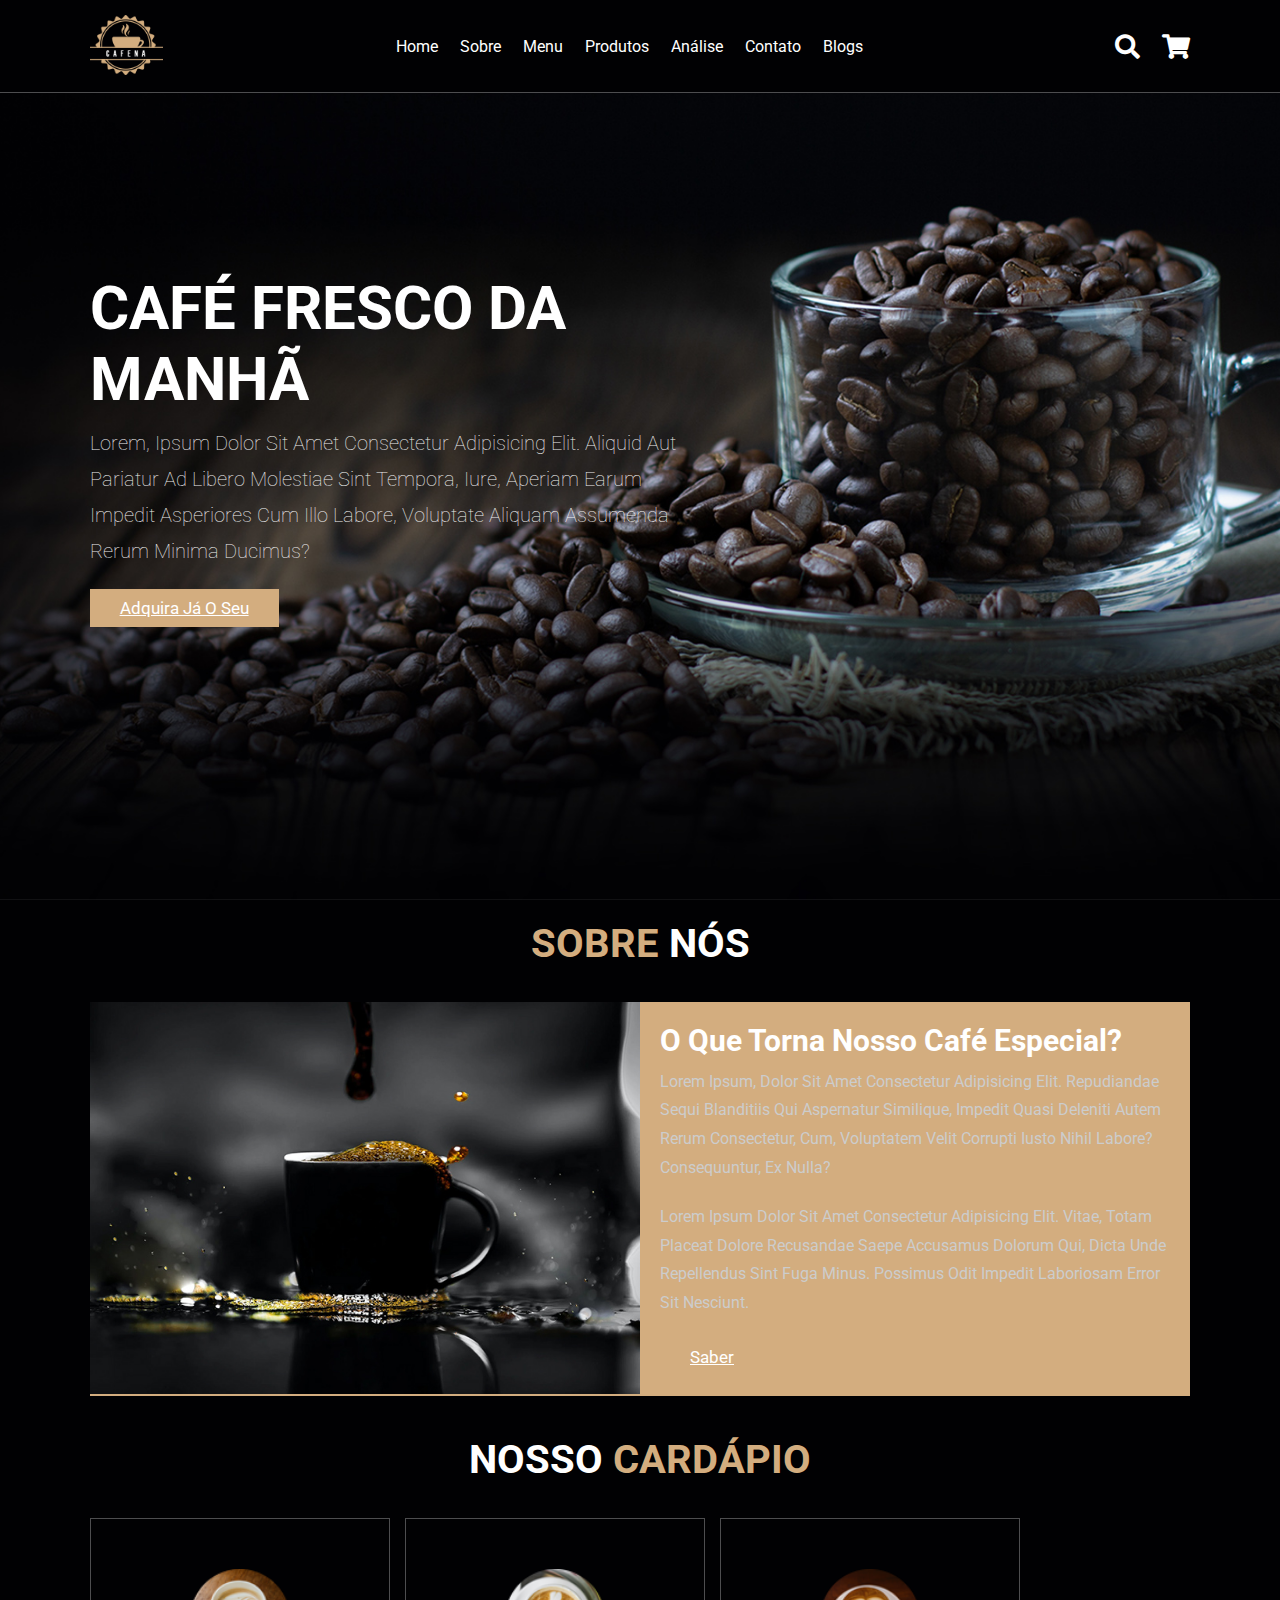
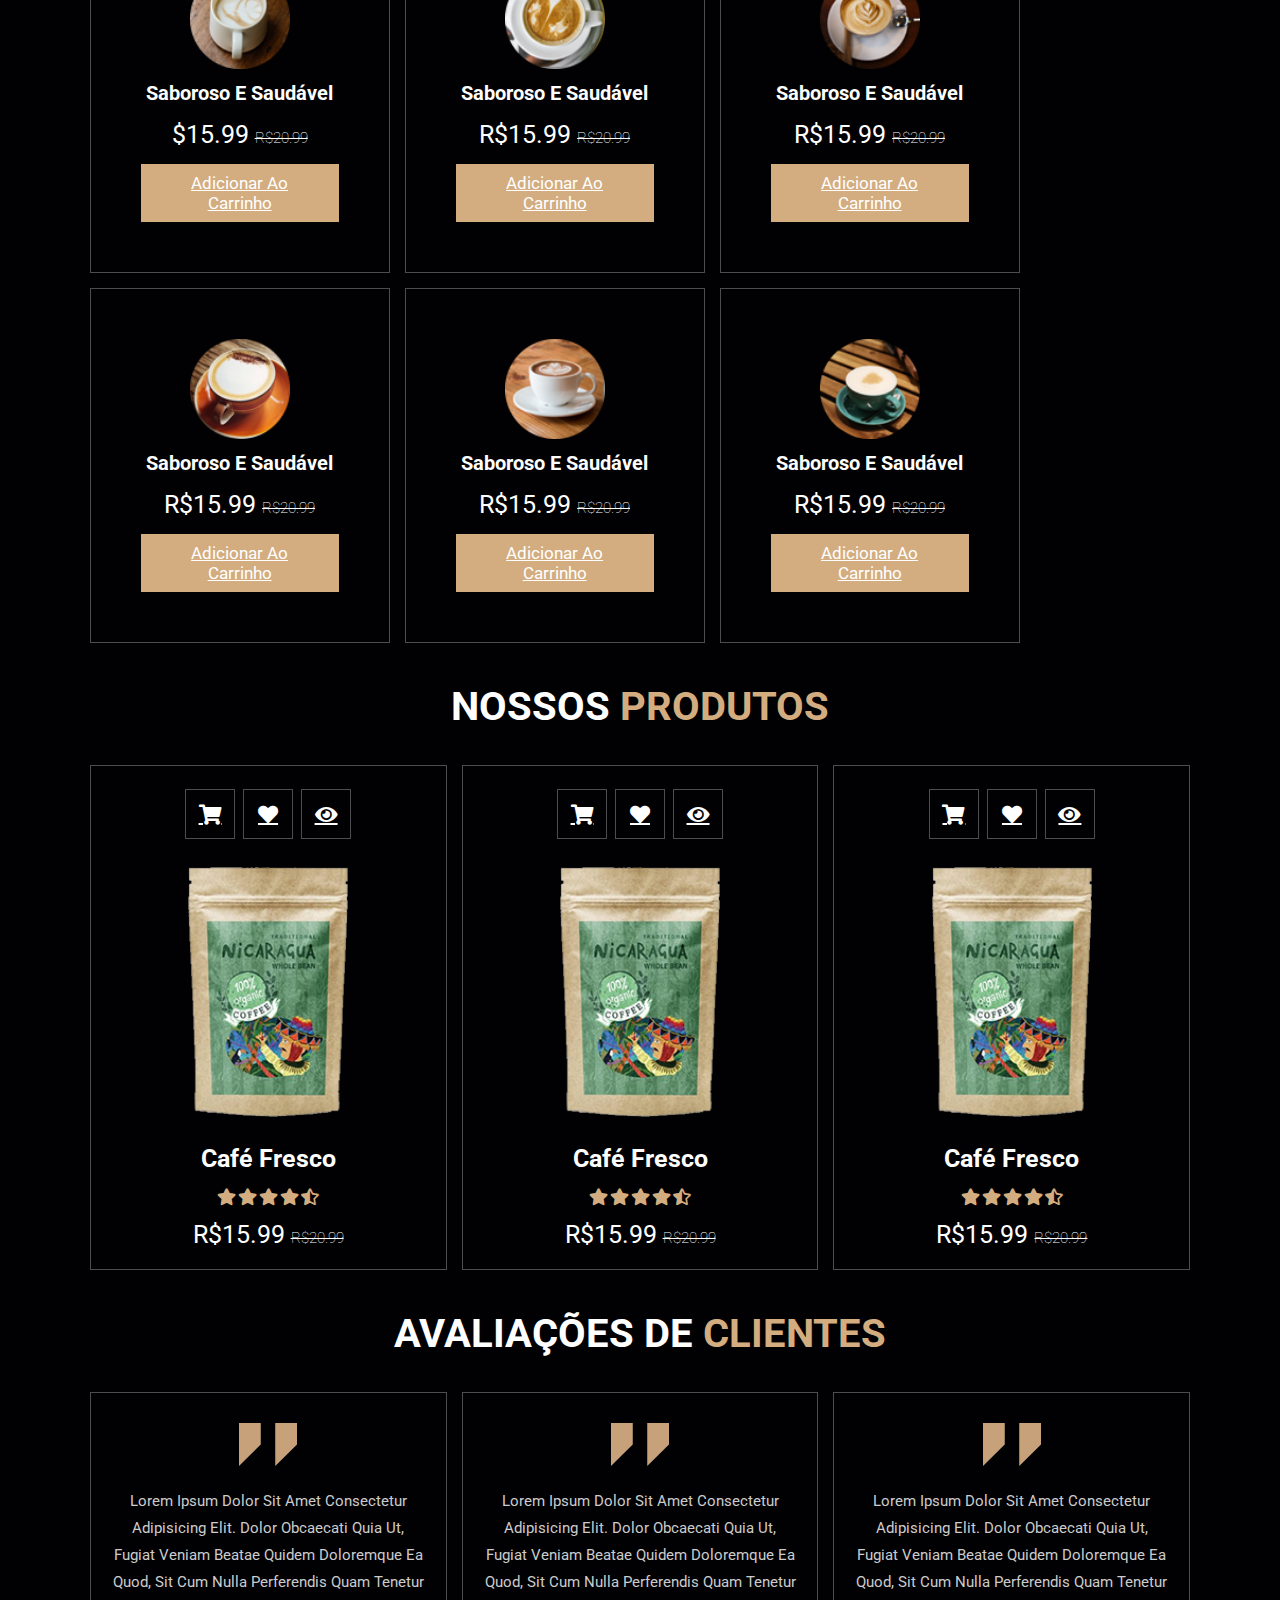
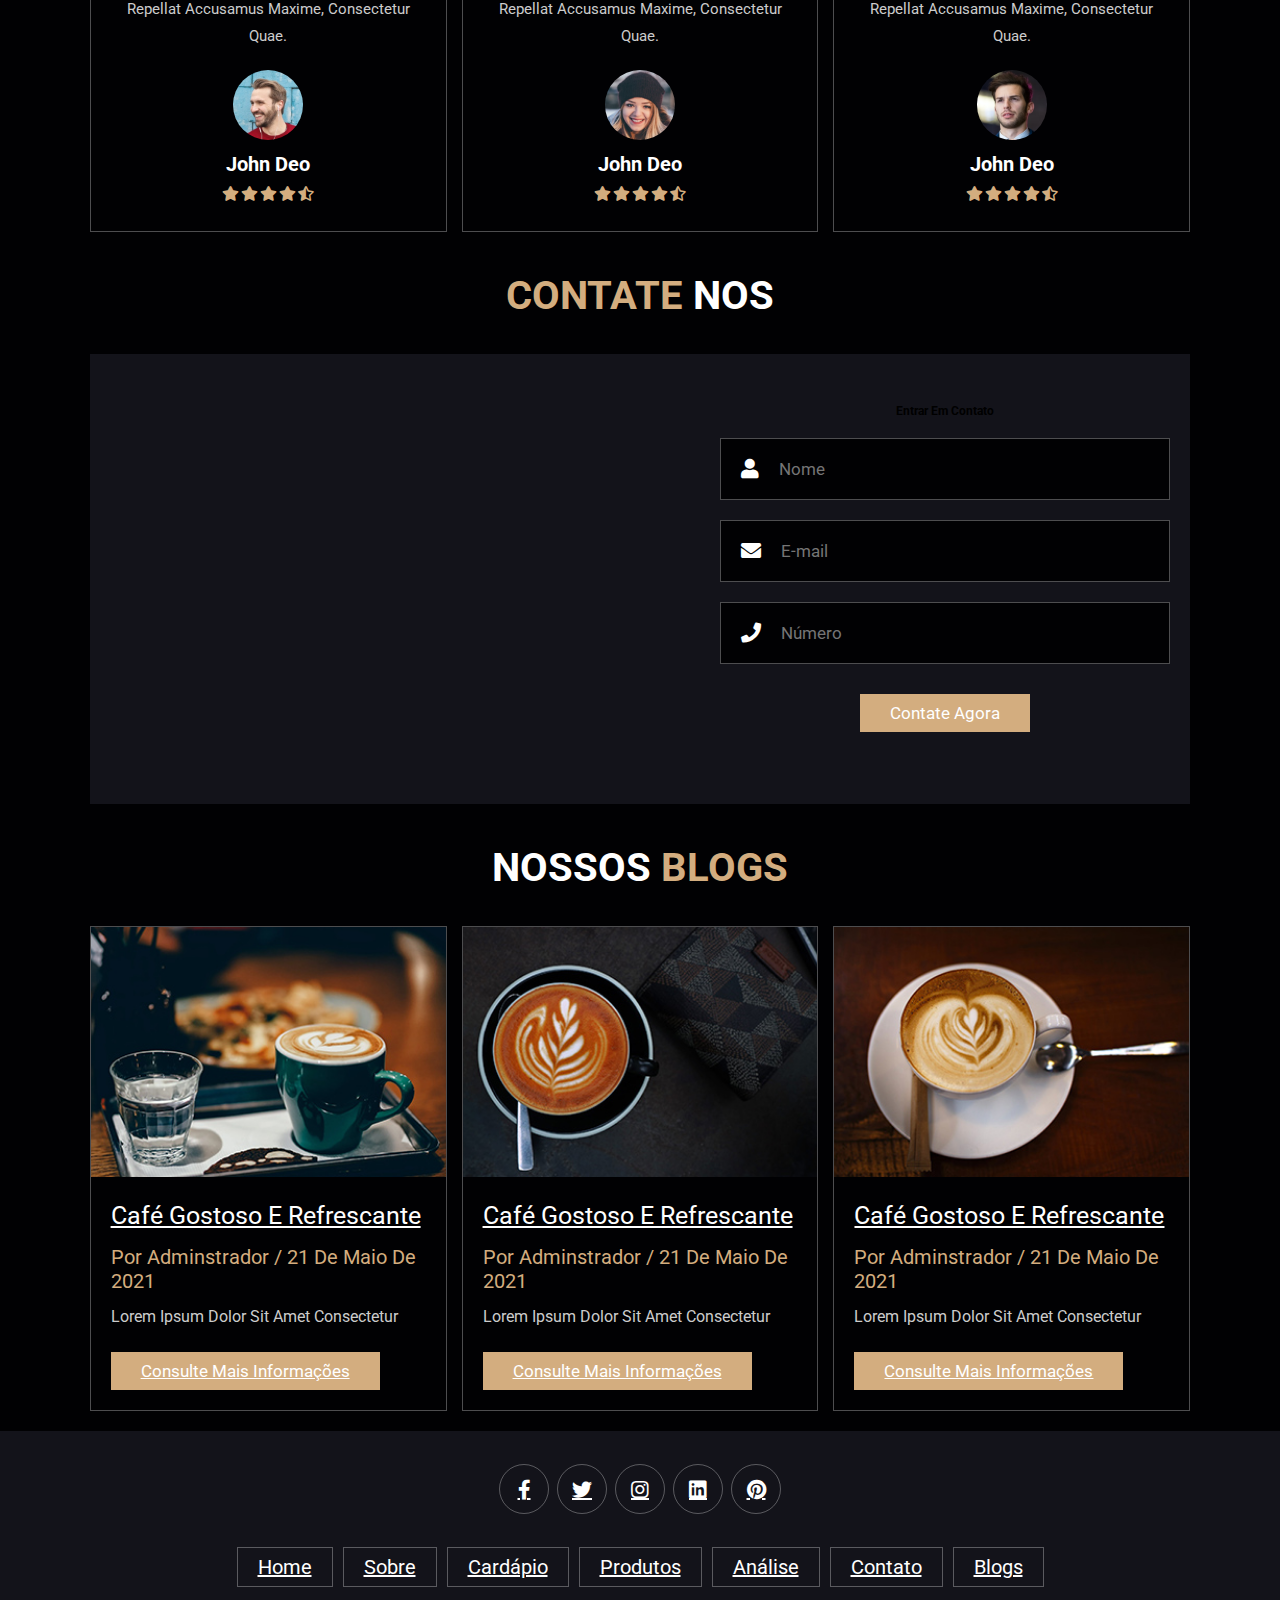
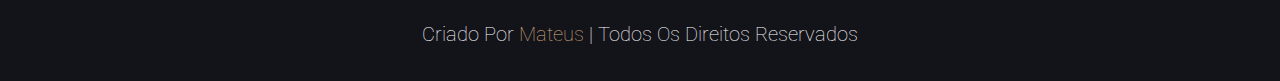
<file: Cafe-Site/index.html>
<!DOCTYPE html>
<html lang="pt-br">
<head>
    <meta charset="UTF-8">
    <meta http-equiv="X-UA-Compatible" content="IE=edge">
    <meta name="viewport" content="width=device-width, initial-scale=1.0">
    <title>Cafena</title>


    <!-- fonte incrível link cdn  -->
    <link rel="stylesheet" href="https://cdnjs.cloudflare.com/ajax/libs/font-awesome/5.15.4/css/all.min.css">

    <!-- link de arquivo css personalizado  -->
    <link rel="stylesheet" href="style.css">
 
</head>
<body>
    <header class="header">
        <a href="#" class="logo">
            <img src="images/logo.png" alt="">
        </a>

        <nav class="navbar">
            <a href="#nome">Home</a>
            <a href="#about">Sobre</a>
            <a href="#menu">Menu</a>
            <a href="#products">Produtos</a>
            <a href="#review">Análise</a>
            <a href="#contact">Contato</a>
            <a href="#blogs">Blogs</a>
        </nav>


        <div class="icons">
            <div class="fas fa-search" id="search-btn"></div>
            <div class="fas fa-shopping-cart" id="cart-btn"></div>
            <div class="fas fa-bars" id="menu-btn"></div>
        </div>

        <div class="search-form">
            <input type="search" name="" id="search-box" placeholder="Formulario para pesquisa...">
            <label for="search-box" class="fas fa-search"></label>
        </div>

        <div class="cart-items-container">
            <div class="cart-item">
                <span class="fas fa-times"></span>
                <img src="images/cart-item-1.png" alt="">
                <div class="content">
                    <h3>Carrinho item 01</h3>
                    <div class="price">$15.99/-</div>
                </div>
            </div>
            <div class="cart-item">
                <span class="fas fa-times"></span>
                <img src="images/cart-item-2.png" alt="">
                <div class="content">
                    <h3>Carrinho item 02</h3>
                    <div class="price">$15.99/-</div>
                </div>
            </div>
            <div class="cart-item">
                <span class="fas fa-times"></span>
                <img src="images/cart-item-3.png" alt="">
                <div class="content">
                    <h3>Carrinho item 03</h3>
                    <div class="price">$15.99/-</div>
                </div>
            </div>
            <div class="cart-item">
                <span class="fas fa-time"></span>
                <img src="images/cart-item-4.png" alt="">
                <div class="content">
                    <h3>Carrinho item 04</h3>
                    <div class="price">$15.99/-</div>
                </div>
            </div>
            <a href="#" class="btn">Saindo agora</a>
        </div>

    </header>

    <section class="home" id="home">
        <div class="content">
            <h3>CAFÉ FRESCO DA MANHÃ</h3>
            <p>Lorem, ipsum dolor sit amet consectetur adipisicing elit. Aliquid aut pariatur ad libero molestiae sint tempora, iure, aperiam earum impedit asperiores cum illo labore, voluptate aliquam assumenda rerum minima ducimus?</p>
            <a href="#" class="btn">Adquira já o seu</a>
        </div>
    </section>

    <section class="about" id="about">
        <h1 class="heading"> <span>Sobre</span> Nós</h1>
        <div class="row">
            <div class="image">
                <img src="images/about-img.jpeg" alt="">
            </div>
            <div class="content">
                <h3>O que torna nosso café especial?</h3>
                <p>Lorem ipsum, dolor sit amet consectetur adipisicing elit. Repudiandae sequi blanditiis qui aspernatur similique, impedit quasi deleniti autem rerum consectetur, cum, voluptatem velit corrupti iusto nihil labore? Consequuntur, ex nulla?</p>
                <p>Lorem ipsum dolor sit amet consectetur adipisicing elit. Vitae, totam placeat dolore recusandae saepe accusamus dolorum qui, dicta unde repellendus sint fuga minus. Possimus odit impedit laboriosam error sit nesciunt.</p>
                <a href="#" class="btn">Saber</a>
            </div>
            
        </div>
    </section>

    <section class="menu" id="menu">
        <h1 class="heading">Nosso <span>cardápio</span></h1>
        <div class="box-container">
            <div class="box">
                <img src="images/menu-1.png" alt="">
                <h3>Saboroso e saudável</h3>
                <div class="price">$15.99 <span>R$20.99</span></div>
                <a href="#" class="btn">Adicionar ao carrinho</a>
            </div>
            <div class="box">
                <img src="images/menu-2.png" alt="">
                <h3>Saboroso e saudável</h3>
                <div class="price">R$15.99 <span>R$20.99</span></div>
                <a href="#" class="btn">Adicionar ao carrinho</a>
            </div>
            <div class="box">
                <img src="images/menu-3.png" alt="">
                <h3>Saboroso e saudável</h3>
                <div class="price">R$15.99 <span>R$20.99</span></div>
                <a href="#" class="btn">Adicionar ao carrinho</a>
            </div>
            <div class="box">
                <img src="images/menu-4.png" alt="">
                <h3>Saboroso e saudável</h3>
                <div class="price">R$15.99 <span>R$20.99</span></div>
                <a href="#" class="btn">Adicionar ao carrinho</a>
            </div>
            <div class="box">
                <img src="images/menu-5.png" alt="">
                <h3>Saboroso e saudável</h3>
                <div class="price">R$15.99 <span>R$20.99</span></div>
                <a href="#" class="btn">Adicionar ao carrinho</a>
            </div>
            <div class="box">
                <img src="images/menu-6.png" alt="">
                <h3>Saboroso e saudável</h3>
                <div class="price">R$15.99 <span>R$20.99</span></div>
                <a href="#" class="btn">Adicionar ao carrinho</a>
            </div>
        </div>
    </section>

    <section class="products" id="products">
        <h1 class="heading">Nossos <span>produtos</span></h1>
        <div class="box-container">
            <div class="box">
                <div class="icons">
                    <a href="#" class="fas fa-shopping-cart"></a>
                    <a href="#" class="fas fa-heart"></a>
                    <a href="#" class="fas fa-eye"></a>
                </div>
                <div class="image">
                    <img src="images/product-1.png" alt="">
                </div>
                <div class="content">
                    <h3>Café fresco</h3>
                    <div class="stars">
                        <i class="fas fa-star"></i>
                        <i class="fas fa-star"></i>
                        <i class="fas fa-star"></i>
                        <i class="fas fa-star"></i>
                        <i class="fas fa-star-half-alt"></i>
                    </div>
                    <div class="price">R$15.99 <span>R$20.99</span></div>
                </div>
            </div>
            
            <div class="box">
                <div class="icons">
                    <a href="#" class="fas fa-shopping-cart"></a>
                    <a href="#" class="fas fa-heart"></a>
                    <a href="#" class="fas fa-eye"></a>
                </div>
                <div class="image">
                    <img src="images/product-1.png" alt="">
                </div>
                <div class="content">
                    <h3>Café fresco</h3>
                    <div class="stars">
                        <i class="fas fa-star"></i>
                        <i class="fas fa-star"></i>
                        <i class="fas fa-star"></i>
                        <i class="fas fa-star"></i>
                        <i class="fas fa-star-half-alt"></i>
                    </div>
                    <div class="price">R$15.99 <span>R$20.99</span></div>
                </div>
            </div>

            <div class="box">
                <div class="icons">
                    <a href="#" class="fas fa-shopping-cart"></a>
                    <a href="#" class="fas fa-heart"></a>
                    <a href="#" class="fas fa-eye"></a>
                </div>
                <div class="image">
                    <img src="images/product-1.png" alt="">
                </div>
                <div class="content">
                    <h3>Café fresco</h3>
                    <div class="stars">
                        <i class="fas fa-star"></i>
                        <i class="fas fa-star"></i>
                        <i class="fas fa-star"></i>
                        <i class="fas fa-star"></i>
                        <i class="fas fa-star-half-alt"></i>
                    </div>
                    <div class="price">R$15.99 <span>R$20.99</span></div>
                </div>
            </div>
            
        </div>
    </section>

    <section class="review" id="review">
        <h1 class="heading">Avaliações de <span>Clientes</span></h1>
        <div class="box-container">
            <div class="box">
                <img src="images/quote-img.png" alt="" class="quote">
                <p>Lorem ipsum dolor sit amet consectetur adipisicing elit. Dolor obcaecati quia ut, fugiat veniam beatae quidem doloremque ea quod, sit cum nulla perferendis quam tenetur repellat accusamus maxime, consectetur quae.</p>

                <img src="images/pic-1.png"  class="user" alt="">
                <h3>John deo</h3>
                <div class="stars">
                    <i class="fas fa-star"></i>
                    <i class="fas fa-star"></i>
                    <i class="fas fa-star"></i>
                    <i class="fas fa-star"></i>
                    <i class="fas fa-star-half-alt"></i>
                </div>
            </div>
            <div class="box">
                <img src="images/quote-img.png" alt="" class="quote">
                <p>Lorem ipsum dolor sit amet consectetur adipisicing elit. Dolor obcaecati quia ut, fugiat veniam beatae quidem doloremque ea quod, sit cum nulla perferendis quam tenetur repellat accusamus maxime, consectetur quae.</p>

                <img src="images/pic-2.png"  class="user" alt="">
                <h3>John deo</h3>
                <div class="stars">
                    <i class="fas fa-star"></i>
                    <i class="fas fa-star"></i>
                    <i class="fas fa-star"></i>
                    <i class="fas fa-star"></i>
                    <i class="fas fa-star-half-alt"></i>
                </div>
            </div>
            <div class="box">
                <img src="images/quote-img.png" alt="" class="quote">
                <p>Lorem ipsum dolor sit amet consectetur adipisicing elit. Dolor obcaecati quia ut, fugiat veniam beatae quidem doloremque ea quod, sit cum nulla perferendis quam tenetur repellat accusamus maxime, consectetur quae.</p>

                <img src="images/pic-3.png"  class="user" alt="">
                <h3>John deo</h3>
                <div class="stars">
                    <i class="fas fa-star"></i>
                    <i class="fas fa-star"></i>
                    <i class="fas fa-star"></i>
                    <i class="fas fa-star"></i>
                    <i class="fas fa-star-half-alt"></i>
                </div>
            </div>

           
        </div>
    </section>

    <section class="contact" id="contact">

        <h1 class="heading"><span>Contate</span> nos</h1>
        <div class="row">
            <iframe
            src="https://www.google.com/maps/embed?pb=!1m14!1m8!1m3!1d3654.6244783013
            694!2d-46.5385394!3d23.6536158!3m2!1i1024!2i768!4f13.1!3m3!1m2!1s0x94ce43ba40105709%3A0x2bbc0
            68eed12890e!2sHavanna%20Caf%C3%A9%20-
            %20Jardim%20Santo%20Andr%C3%A9!5e0!3m2!1sptBR!2sbr!4v1683813143951!5m2!1spt-BR!2sbr" width="600" height="450"
            style="border:0;" allowfullscreen="" loading="lazy" referrerpolicy="noreferrer-when-downgrade"></iframe>

            <form action="#">
                <h3>Entrar em contato</h3>
                <div class="inputBox">
                    <span class="fas fa-user"></span>
                    <input type="text" placeholder="Nome">
                </div>
                <div class="inputBox">
                    <span class="fas fa-envelope"></span>
                    <input type="email" name="" id="" placeholder="E-mail">
                </div>
                <div class="inputBox">
                    <span class="fas fa-phone"></span>
                    <input type="number" placeholder="Número">
                </div>
                <input type="submit" value="Contate agora" class="btn">
            </form>
        </div>

    </section>

    <section class="blogs" id="blogs">
        <h1 class="heading">Nossos <span>blogs</span></h1>
        <div class="box-container">
            <div class="box">
                <div class="image">
                    <img src="images/blog-1.jpeg" alt="">
                </div>
                <div class="content">
                    <a href="#" class="title">Café gostoso e refrescante</a>
                    <span>
                        Por adminstrador / 21 de maio de 2021
                    </span>
                    <p>Lorem ipsum dolor sit amet consectetur</p>
                    <a href="#" class="btn">Consulte mais informações</a>
                </div>
            </div>
            <div class="box">
                <div class="image">
                    <img src="images/blog-2.jpeg" alt="">
                </div>
                <div class="content">
                    <a href="#" class="title">Café gostoso e refrescante</a>
                    <span>
                        Por adminstrador / 21 de maio de 2021
                    </span>
                    <p>Lorem ipsum dolor sit amet consectetur</p>
                    <a href="#" class="btn">Consulte mais informações</a>
                </div>
            </div>
            <div class="box">
                <div class="image">
                    <img src="images/blog-3.jpeg" alt="">
                </div>
                <div class="content">
                    <a href="#" class="title">Café gostoso e refrescante</a>
                    <span>
                        Por adminstrador / 21 de maio de 2021
                    </span>
                    <p>Lorem ipsum dolor sit amet consectetur</p>
                    <a href="#" class="btn">Consulte mais informações</a>
                </div>
            </div>

        </div>
    </section>

    <section class="footer">
        <div class="share">
            <a href="#" class="fab fa-facebook-f"></a>
            <a href="#" class="fab fa-twitter"></a>
            <a href="#" class="fab fa-instagram"></a>
            <a href="#" class="fab fa-linkedin"></a>
            <a href="#" class="fab fa-pinterest"></a>
        </div>

       <div class="links">
        <a href="#">Home</a>
        <a href="#">Sobre</a>
        <a href="#">Cardápio</a>
        <a href="#">Produtos</a>
        <a href="#">Análise</a>
        <a href="#">Contato</a>
        <a href="#">Blogs</a>
       </div> 
       <div class="credt">Criado por <span>Mateus</span> | todos os direitos reservados</div>
    </section>
</body>
</html>
</file>
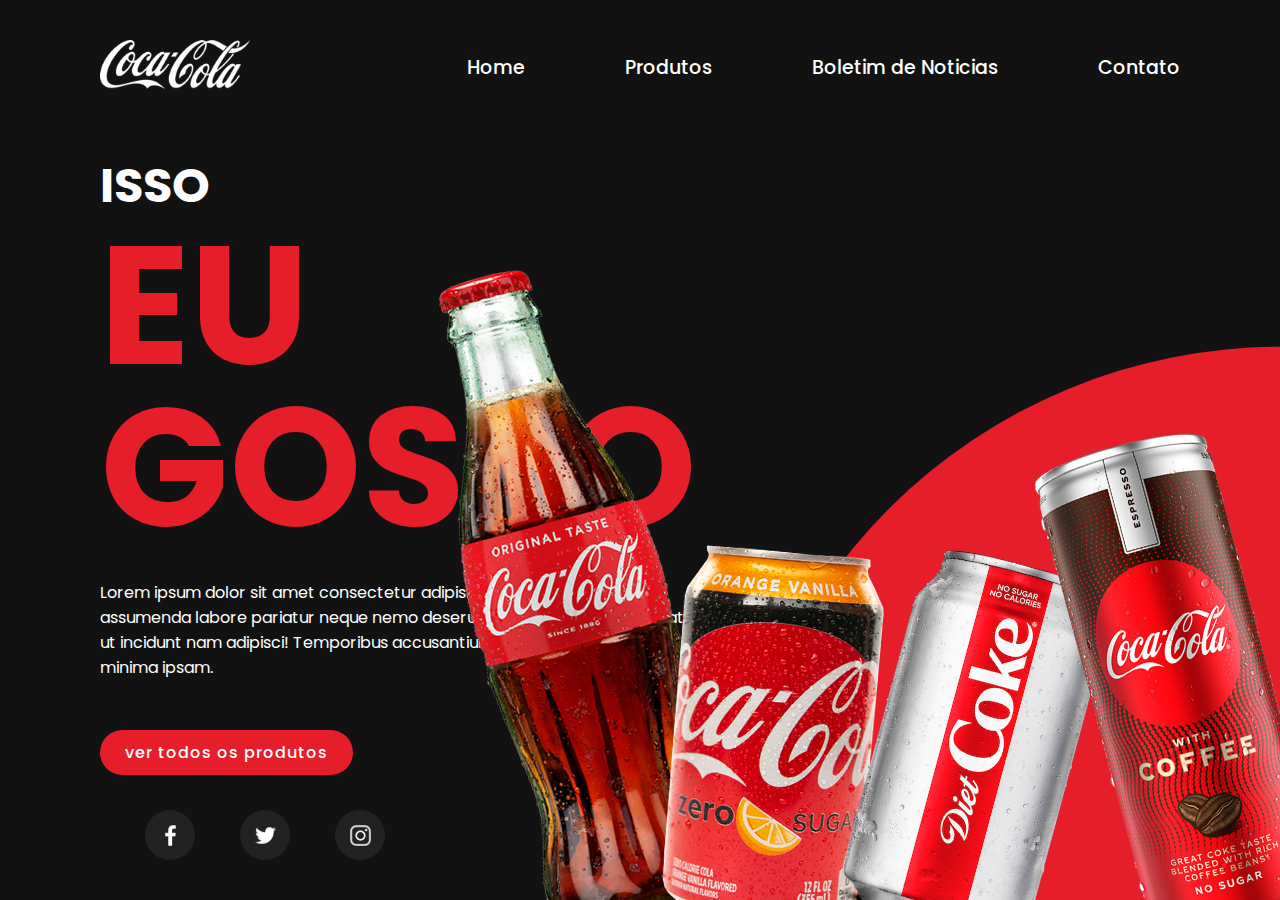
<file: COCA-COLA/index.html>
<!DOCTYPE html>
<html lang="pt-br">
<head>
    <meta charset="UTF-8">
    <meta http-equiv="X-UA-Compatible" content="IE=edge">
    <meta name="viewport" content="width=device-width, initial-scale=1.0">
    <title>Coca-cola</title>
    <link rel="stylesheet" href="style.css">
</head>
<body>
    <section>
        <div class="circle"></div>
        <header>
            <a href="#"><img src="site coca cola/logo.png" class="logo" alt=""></a>
            <nav class="navegation">
                <ul>
                    <li><a href="#">Home</a></li>
                    <li><a href="#">Produtos</a></li>
                    <li><a href="#">Boletim de Noticias</a></li>
                    <li><a href="#">Contato</a></li>
                </ul>
            </nav>
        </header>

        <div class="content">
            <div class="text">
                <h2>ISSO <br> <span>EU GOSTO</span></h2>
                <p>Lorem ipsum dolor sit amet consectetur adipisicing elit. Vel enim a assumenda labore pariatur neque nemo deserunt, doloribus id! Consequatur ut incidunt nam adipisci! Temporibus accusantium doloribus inventore minima ipsam.</p>
                <a href="#">ver todos os produtos</a>
            </div>
        </div>

        <ul class="icons">
            <li><a href="#"><img src="site coca cola/facebook.png" alt=""></a></li>
            <li><a href="#"><img src="site coca cola/twitter.png" alt=""></a></li>
            <li><a href="#"><img src="site coca cola/instagram.png" alt=""></a></li>
        </ul>
        <div class="boximg">
            <img src="site coca cola/cocacola1.png" alt="" class="img1">
            <img src="site coca cola/cocacola2.png" alt="" class="img2">
            <img src="site coca cola/cocacola3.png" alt="" class="img3">
            <img src="site coca cola/cocacola4.png" alt="" class="img4">
        </div>
    </section>
</body>
</html>
</file>
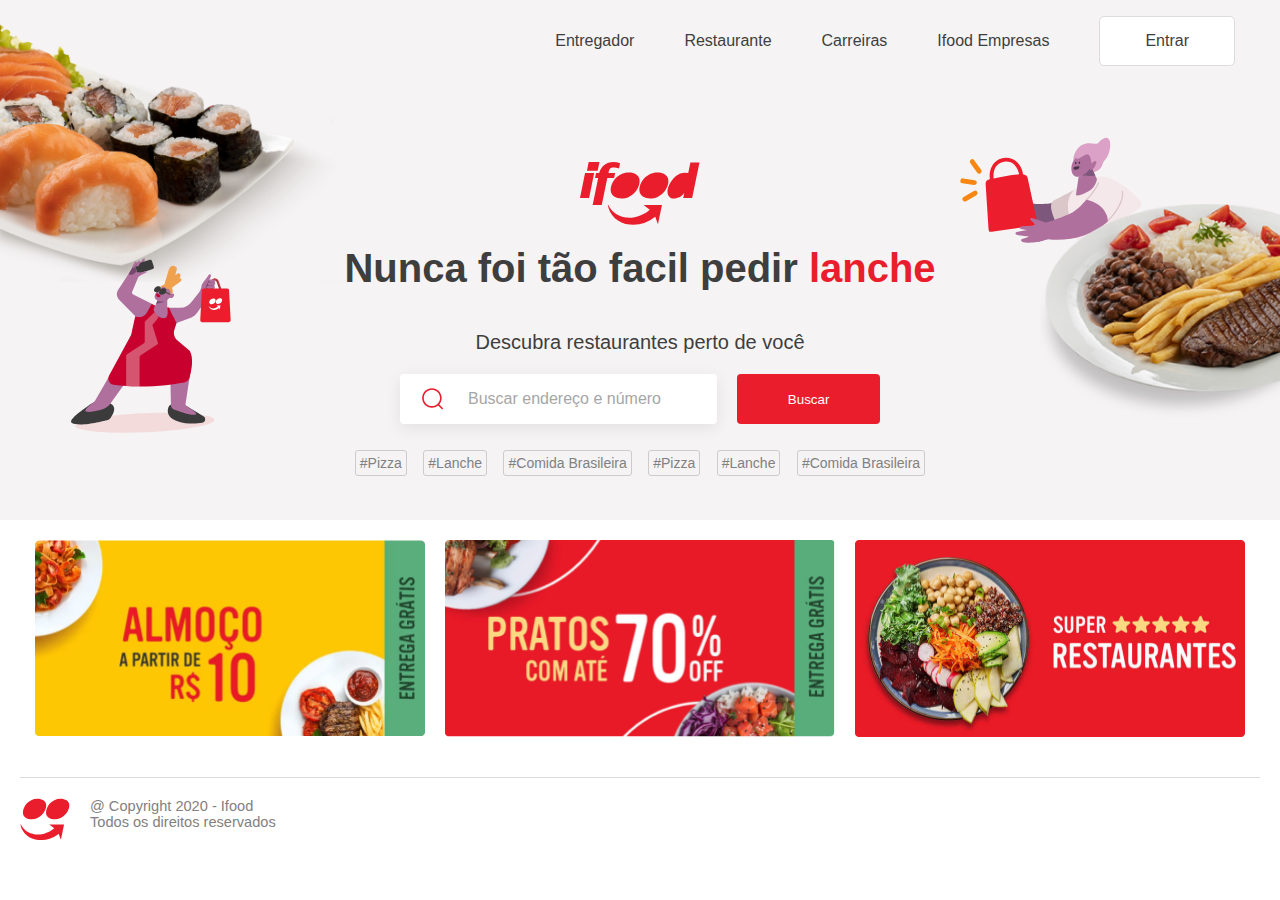
<file: ifood/index.html>
<!DOCTYPE html>
<html lang="en">
<head>
    <meta charset="UTF-8">
    <meta name="viewport" content="width=device-width, initial-scale=1.0">
    <title>Ifood</title>
    <link rel="stylesheet" href="style.css">
</head>
<body>
    
    <div class="container">
        <div class="hero">
                <div class="header">
                    <ul>
                        <li> <a href="">Entregador</a></li>
                        <li> <a href="">Restaurante</a></li>
                        <li> <a href="">Carreiras</a></li>
                        <li> <a href="">Ifood Empresas</a></li>
                        <li>Entrar</li>
                    </ul>
                </div>

                <div class="bg">
                    <div class="left">
                        <img src="site ifood/images/dish-left.png" alt="">
                        <img class="svg" src="site ifood/images/left.svg">
                    </div>

                    <div class="right">
                        <img class="svg" src="site ifood/images/right.svg" alt="">
                        <img src="site ifood/images/dish-right.png" alt="">
                    </div>

                    <div class="content">
                        <img src="site ifood/images/logo.svg" class="logo" alt="">
                        <h2>Nunca foi tão facil pedir <span>lanche</span></h2>
                        <p>Descubra restaurantes perto de você</p>
                        <div class="form">
                            <div class="search">
                                <img src="site ifood/images/search.svg" alt="">
                                <input type="text" placeholder="Buscar endereço e número">
                            </div>
                            <button>Buscar</button>
                        </div>

                        <div class="tags">
                            <span>#Pizza</span>
                            <span>#Lanche</span>
                            <span>#Comida Brasileira</span>
                            <span>#Pizza</span>
                            <span>#Lanche</span>
                            <span>#Comida Brasileira</span>
                        </div>
                    </div>
                </div>
        </div>

        <div class="banner">
            <img src="site ifood/images/landing-banner-1.png" alt="">
            <img src="site ifood/images/landing-banner-2.png" alt="">
            <img src="site ifood/images/landing-banner-3.png" alt="">
            
        </div>

        <div class="footer">
            <img src="site ifood/images/logofooter.svg" alt="">
            <span>@ Copyright 2020 - Ifood <br> Todos os direitos reservados</span>
             </div>
        </div>
    </body>
</html>
</file>
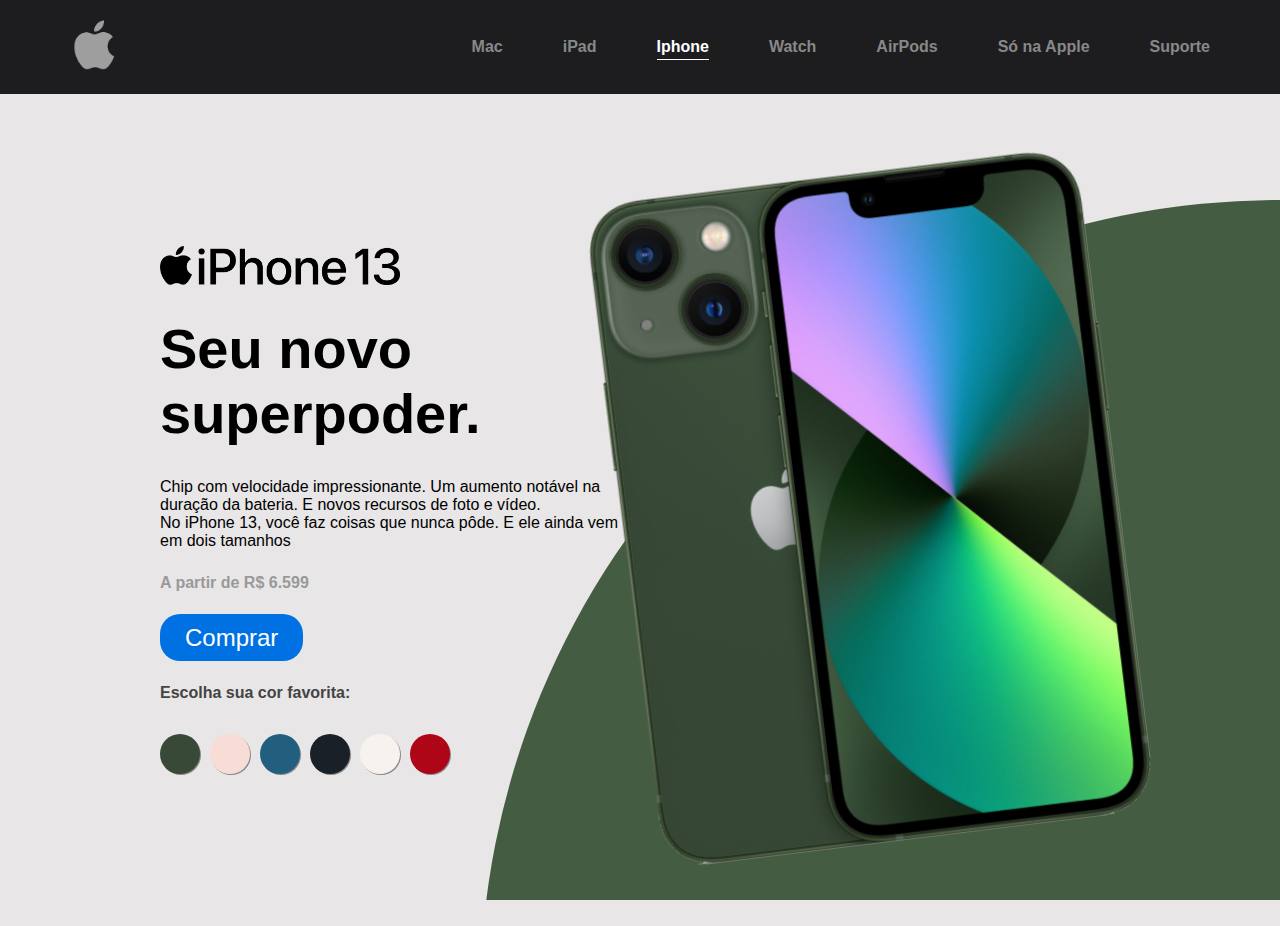
<file: IPHONE/index.html>
<!DOCTYPE html>
<html lang="pt-br">
<head>
    <meta charset="UTF-8">
    <meta name="viewport" content="width=device-width, initial-scale=1.0">
    <title>IPHONE</title>
    <link rel="stylesheet" href="style.css">
</head>
<body>
     <header>
        <nav class="navigation">
            <a href="#"><img src="assets/logo.png" alt="" class="logo"></a>
            <ul>
                <li><a href="#">Mac</a></li>
                <li><a href="#">iPad</a></li>
                <li><a href="#" class="check">Iphone</a></li>
                <li><a href="#">Watch</a></li>
                <li><a href="#">AirPods</a></li>
                <li><a href="#">Só na Apple</a></li>
                <li><a href="#">Suporte</a></li>
            </ul>
        </nav>
     </header>
     <main>
        <section>
            <div class="circle"></div>
            <div class="main-text">
                <img src="assets/iphone13.png" alt="">
                <h3>Seu novo superpoder.</h3>
                <p>Chip com velocidade impressionante. Um aumento notável na duração da bateria. E novos recursos de foto e vídeo. <br> No iPhone 13, você faz coisas que nunca pôde. E ele ainda vem em dois tamanhos</p>
                <h6>A partir de R$ 6.599</h6>
                <a href="#" class="btn">Comprar</a>
                <div class="text">
                    <h5>Escolha sua cor favorita:</h5>
                </div>
                <div class="content">
                    <span id="green" onclick="imgSlider('assets/green.png'); circleChange('#445c42')"></span>

                    <span id="pink" onclick="imgSlider('assets/pink.png'); circleChange('#ffc9cf')"></span>

                    <span id="blue" onclick="imgSlider('assets/blue.png'); circleChange('#0b839e')"></span>

                    <span id="black" onclick="imgSlider('assets/black.png'); circleChange('#092732')"></span>
                    
                    <span id="white" onclick="imgSlider('assets/white.png'); circleChange('#e0dbd7')"></span>

                    <span id="red" onclick="imgSlider('assets/red.png'); circleChange('#cf4f68')"></span>

                    
                </div>
            </div>
            <div class="main-img">
                <img src="assets/green.png" alt="" id="phone">
            </div>
        </section>
     </main>
     <script src="script.js"></script>
</body>
</html>
</file>
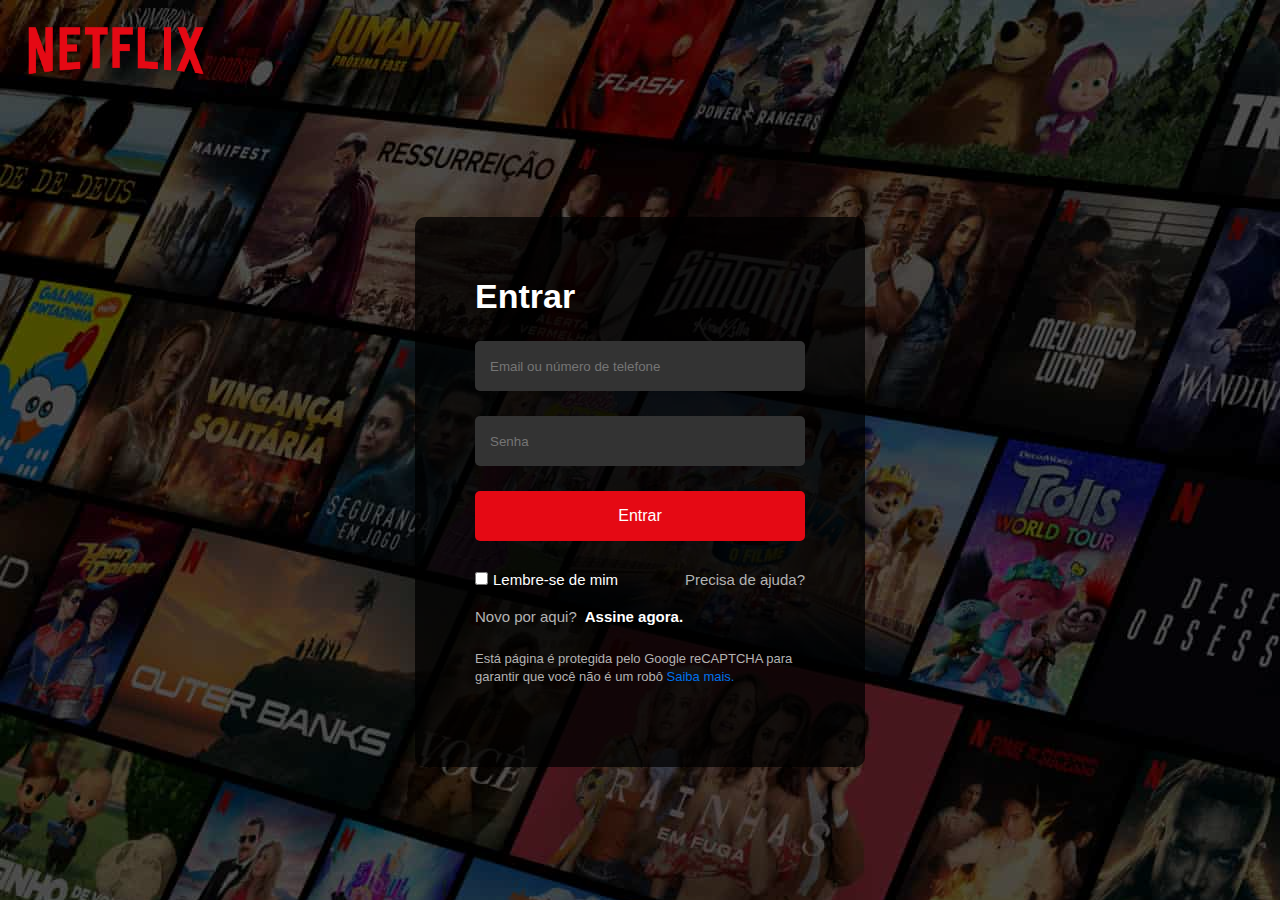
<file: Netflix/index.html>
<!DOCTYPE html>
<html lang="pt-br">
<head>
    <meta charset="UTF-8">
    <meta http-equiv="X-UA-Compatible" content="IE=edge">
    <meta name="viewport" content="width=device-width, initial-scale=1.0">
    <title>Netflix</title>
    <link rel="stylesheet" href="style.css">
</head>
<body>
    
    <header>
        <div class="logo">
            <a href="#">
                <img src="img/logo.png" alt="logo">
            </a>
        </div>
    </header>

    <section class="container">
        <div class="login">
            <h2>Entrar</h2>
            <form action="" class="box-input">
                <input type="email" name="" id="" placeholder="Email ou número de telefone">
                <input type="password" name="" id="" placeholder="Senha">
                <a href="#" class="btn">Entrar</a>
            </form>

            <div class="support">
                <div class="remember">
                    <span><input type="checkbox" name="" id="check"></span>
                    <label for="check">Lembre-se de mim</label>
                </div>
                <div class="help">
                    <a href="#">Precisa de ajuda?</a>
                </div>
            </div>
            <div class="footer">
                <p>Novo por aqui?</p>
                <a href="#">Assine agora.</a>
            </div>

            <p class="description_footer">
                Está página é protegida pelo Google reCAPTCHA para garantir que você não é um robô <span>Saiba mais.</span>
            </p>
        </div>
    </section>

</body>
</html>
</file>
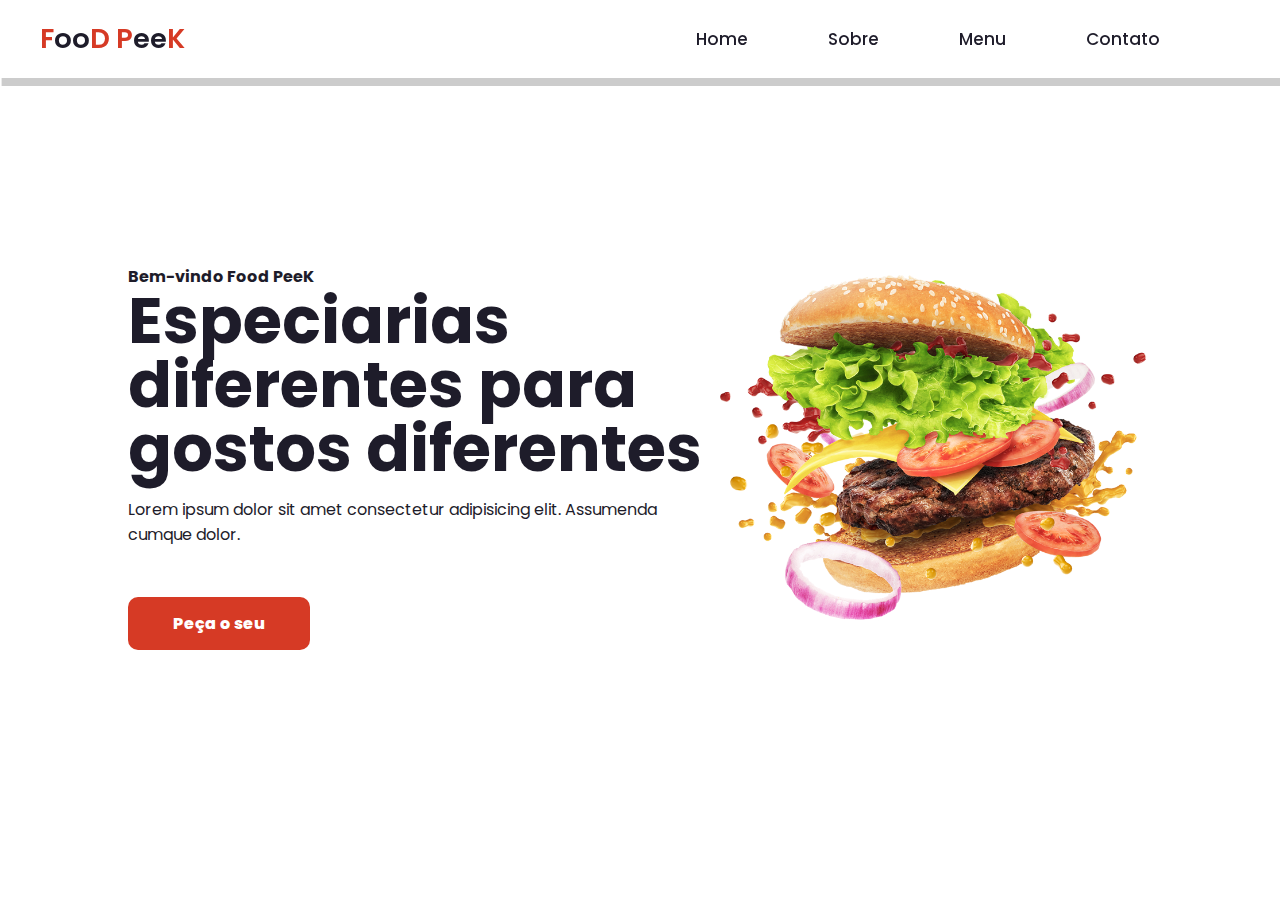
<file: Responsive-main/LandingPage-Responsiva-main/index.html>
<!DOCTYPE html>
<html lang="en">
<head>
    <meta charset="UTF-8">
    <meta name="viewport" content="width=device-width, initial-scale=1.0">
    <title>WebSite</title>
    <link rel="stylesheet" href="style.css">
</head>
<body>

    <header>
        <nav class="navigation">
            <a href="#" class="logo">F<span>oo</span>D P<span>ee</span>K</a>

            <ul class="nav-menu">
                <li class="nav-item"><a href="#">Home</a></li>
                <li class="nav-item"><a href="#">Sobre</a></li>
                <li class="nav-item"><a href="#">Menu</a></li>
                <li class="nav-item"><a href="#">Contato</a></li>
                <i class="bx bx-search"></i>
            </ul>

            <div class="menu">
                <span class="bar"></span>
                <span class="bar"></span>
                <span class="bar"></span>
            </div>
        </nav>
    </header>

    <main>
        <section class="home">
            <div class="home-text">
                <h4 class="texte-h4">Bem-vindo Food PeeK</h4>
                <h1 class="text-h1">Especiarias diferentes para gostos diferentes</h1>

                    <p>Lorem ipsum dolor sit amet consectetur adipisicing elit. Assumenda cumque dolor.</p>
                    <a href="#" class="home-btn">Peça o seu</a>
            </div>

            <div class="home-img">
                <img src="imagem.png" alt="hamburguer">
            </div>
        </section>
    </main>

    <script src="script.js"></script>


    
</body>
</html>
</file>
<file: Cafe-Site/style.css>
@import url('https://fonts.googleapis.com/css2?family=Roboto:wght@100;300;400;500;700&display=swap');

:root{
    --main-color:#d3ad7f;
    --black:#13131a;
    --bg:#010103;
    --border:.1rem solid rgba(255,255,2555,.3);
}

*{
    font-family: 'Roboto', sans-serif;
    margin: 0;
    padding: 0;
    box-sizing: border-box;
    outline: border-box;
    outline: none;
    border: none;
    text-transform: capitalize;
    transition: .2s linear;
}

html{
    font-size: 62.5%;
    overflow-x: hidden;
    scroll-padding-top: 9rem;
    scroll-behavior: smooth;
}

html::-webkit-scrollbar{
    width: .8rem;
}

html::-webkit-scrollbar-track{
    background: transparent;
}

html::-webkit-scrollbar-thumb{
    background: #fff;
    border-radius: 5rem;
}

body{
    background: var(--bg);
}

section{
    padding: 2rem 7%;
}

.heading{
    text-align: center;
    color: #fff;
    text-transform: uppercase;
    padding-bottom: 3.5rem;
    font-size: 4rem;
}

.heading span{
    color: var(--main-color);
    text-transform: uppercase;
}

.btn{
    margin-top: 1rem;
    display: inline-block;
    padding: .9rem 3rem;
    font-size: 1.7rem;
    color: #fff;
    background: var(--main-color);
    cursor: pointer;
}

.btn:hover{
    letter-spacing: .2rem;
}

.header{
    background: var(--bg);
    display: flex;
    align-items: center;
    justify-content: space-between;
    padding: 1.5rem 7%;
    border-bottom: var(--border);
    position: fixed;
    top: 0; left: 0; right: 0;
    z-index: 1000;
}

.header .logo img{
    height: 6rem;
}

.header .navbar a{
    margin: 0 1rem;
    font-size: 1.6rem;
    color: #fff;
    text-decoration: none;
}

.header .navbar a:hover{
    color: var(--main-color);
    border-bottom: .1rem solid var(--main-color);
    padding-bottom: .5rem;
}

.header .icons div{
    color: #fff;
    cursor: pointer;
    font-size: 2.5rem;
    margin-left: 2rem;
}

.header .icons div:hover{
    color: var(--main-color);
}

#menu-btn{
    display: none;
}

.header .search-form{
    position: absolute;
    top: 115%; right: 7%;
    background: #fff;
    width: 50rem;
    height: 5rem;
    display: flex;
    align-items: center;
    transform: scaleY(0);
    transform-origin: top;
}

.header .search-form.active{
    transform: scaleY(1);
}

.header .search-form input{
    height: 100%;
    width: 100%;
    font-size: 1.6rem;
    color: var(--black);
    padding: 1.6rem;
    padding: 1rem;
    text-transform: none;
}

.header .search-form label{
    cursor: pointer;
    font-size: 2.2rem;
    margin-right: 1.5rem;
    color: var(--black);
}

.header .search-form label:hover{
    color: var(--main-color);
}

.header .cart-items-container{
    position: absolute;
    top: 100%; right: -100%;
    height: calc(100vh - 9.5rem);
    width: 15rem;
    background: #fff;
    padding: 0 1.5rem;
}

.header .cart-items-container.active{
    right: 0;
}

.header .cart-items-container .cart-item{
    position: relative;
    margin: 2rem 0;
    display: flex;
    align-items: center;
    gap: 1.5rem;
}

.header .cart-items-container .cart-item .fa-times{
    position: absolute;
    top: 1rem; right: 1rem;
    font-size: 2rem;
    cursor: pointer;
    color: var(--black);
}

.header .cart-items-container .cart-item .fa-times:hover{
    color: var(--main-color);
}

.header .cart-items-container .cart-item img{
    height: 7rem;
}

.header .cart-items-container .cart-item .content h3{
    font-size: 2rem;
    color: var(--black);
    padding-bottom: .5rem;
}

.header .cart-items-container .cart-item .content .price{
    font-size: 1.5rem;
    color: var(--main-color);
}

.header .cart-items-container .btn{
    width: 100%;
    text-align: center;
}

.home{
    min-height: 100vh;
    display: flex;
    align-items: center;
    background: url(images/home-img.jpeg) no-repeat;
    background-size: cover;
    background-position: center;
}

.home .content{
    max-width: 60rem;
}

.home .content h3{
    font-size: 6rem;
    text-transform: uppercase;
    color: #fff;
}

.home .content p{
    font-size: 2rem;
    font-weight: lighter;
    line-height: 1.8;
    padding: 1rem 0;
    color: #eee;
}

.about .row{
    display: flex;
    align-items: center;
    background: var(--main-color);
    flex-wrap: wrap;
}

.about .row .image{
    flex: 1 1 45rem;
}

.about .row .image img{
    width: 100%;
}

.about .row .content{
    flex: 1 1 45rem;
    padding: 2rem;
}

.about .row .content h3{
    font-size: 3rem;
    color: #fff;
}

.about .row .content p{
    font-size: 1.6rem;
    color: #ccc;
    padding: 1rem 0;
    line-height: 1.8;
}

.menu .box-container{
    display: grid;
    grid-template-columns: repeat(auto-fit, minmax(30rem, 0fr));
    gap: 1.5em;
}

.menu .box-container .box{
    padding: 5rem;
    text-align: center;
    border: var(--border);
}

.menu .box-container .box img{
    height: 10rem;
}

.menu .box-container .box h3{
    color: #fff;
    font-size: 2rem;
    padding: 1rem 0;
}

.menu .box-container .box .price{
    color: #fff;
    font-size: 2.5rem;
    padding: .5rem 0;
}

.menu .box-container .box .price span{
    font-size: 1.5rem;
    text-decoration: line-through;
    font-weight: lighter;
}

.menu .box-container .box:hover{
    background: #fff;
}

.menu .box-container .box:hover > *{
    color: var(--black);
}

.products .box-container{
    display: grid;
    grid-template-columns: repeat(auto-fit, minmax(30rem, 1fr));
    gap: 1.5rem;
}

.products .box-container .box{
    text-align: center;
    border: var(--border);
    padding: 2rem;
}


.products .box-container .box .icons a{
    height: 5rem;
    width: 5rem;
    line-height: 5rem;
    font-size: 2rem;
    border: var(--border);
    color: #fff;
    margin: .3rem;
}

.products .box-container .box .icons a:hover{
    background: var(--main-color);
}

.products .box-container .box .image{
    padding: 2.5rem 0;
}

.products .box-container .image img{
    height: 25rem;
}

.products .box-container .content h3{
    color: #fff;
    font-size: 2.5rem;
}

.products .box-container .box .content .stars{
    padding: 1.5rem;
}

.products .box-container .box .content .stars i{
    font-size: 1.7rem;
    color: var(--main-color);
}

.products .box-container .box .content .price{
    color: #fff;
    font-size: 2.5rem;
}


.products .box-container .box .content .price span{
    text-decoration: line-through;
    font-weight: lighter;
    font-size: 1.5rem;
}

.review .box-container{
    display: grid;
    grid-template-columns: repeat(auto-fit, minmax(30rem, 1fr));
    gap: 1.5rem;
}

.review .box-container .box{
    border: var(--border);
    text-align: center;
    padding: 3rem 2rem;
}

.review .box-container .box p{
    font-size: 1.5rem;
    line-height: 1.8;
    color: #ccc;
    padding: 2rem 0;
}

.review .box-container .box .user{
    height: 7rem;
    width: 7rem;
    border-radius: 50%;
    object-fit: cover;
}

.review .box-container .box h3{
    padding: 1rem 0;
    font-size: 2rem;
    color: #fff;
}

.review .box-container .box .stars i{
    font-size: 1.5rem;
    color: var(--main-color);
}

.contact .row{
    display: flex;
    background: var(--black);
    flex-wrap: wrap;
    gap: 1rem;
}

.contact .row .map{
    flex: 1 1 45rem;
    width: 100%;
    object-fit: cover;
}

.contact .row form{
    flex: 1 1 45rem;
    padding: 5rem 2rem;
    text-align: center;
}

.contact.row form h3{
    text-transform: uppercase;
    font-size: 3.5rem;
    color: #fff;
}

.contact .row form .inputBox{
    display: flex;
    align-items: center;
    margin-top: 2rem;
    margin-bottom: 2rem;
    background: var(--bg);
    border: var(--border);
}

.contact .row form .inputBox span{
    color: #fff;
    font-size: 2rem;
    padding-left: 2rem;
}

.contact .row form .inputBox input{
    width: 100%;
    padding: 2rem;
    font-size: 1.7rem;
    color: #fff;
    text-transform: none;
    background: none;
}

.blogs .box-container{
    display: grid;
    grid-template-columns: repeat(auto-fit, minmax(30rem, 1fr));
    gap: 1.5rem;
}

.blogs .box-container .box{
    border: var(--border);
}

.blogs .box-container .box .image{
    height: 25rem;
    overflow: hidden;
    width: 100%;
}

.blogs .box-container .box .image img{
    height: 100%;
    object-fit: cover;
    width: 100%;
}

.blogs .box-container .box:hover .image img{
    transform: scale(1.2);
}

.blogs .box-container .box .content{
    padding: 2rem;
}

.blogs .box-container .box .content .title{
    font-size: 2.5rem;
    line-height: 1.5;
    color: #fff;
}

.blogs .box-container .box .content .title:hover{
    color: var(--main-color);
}

.blogs .box-container .box .content span{
    color: var(--main-color);
    display: block;
    padding-top: 1rem;
    font-size: 2rem;
}

.blogs .box-container .box .content p{
    font-size: 1.6rem;
    line-height: 1.8;
    color: #ccc;
    padding: 1rem 0;
}

.footer{
    background: var(--black);
    text-align: center;
}

.footer .share{
    padding: 1rem 0;
}

.footer .share a{
    height: 5rem;
    width: 5rem;
    line-height: 5rem;
    font-size: 2rem;
    color: #fff;
    border: var(--border);
    margin: .3rem;
    border-radius: 50%;
}

.footer .share a:hover{
    background-color: var(--main-color);
}

.footer .links{
    display: flex;
    justify-content: center;
    flex-wrap: wrap;
    padding: 2rem 0;
    gap: 1rem;
}

.footer .links a{
    padding: .7rem 2rem;
    color: #fff;
    border: var(--border);
    font-size: 2rem;
}

.footer .links a:hover{
    background: var(--main-color);
}


.footer .credt{
    font-size: 2rem;
    color: #fff;
    font-weight: lighter;
    padding: 1.5rem;
}

.footer .credt span{
    color: var(--main-color);
}


@media (max-width:991px){

    html{
        font-size: 55%;
    }

    .header{
        padding: 1.5rem 2rem;
    }

    section{
        padding: 2rem;
    }
}

@media (max-width:768px){

    #menu-btn{
        display: inline-block;
    }

    .header .navbar{
        position: absolute;
        top: 100%; right: -100%;
        background: #fff;
        width: 30rem;
        height: calc(100vh - 9.5rem);
    }

    .header .navbar.active{
        right: 0;
    }

    .header .navbar a{
        color: var(--black);
        display: block;
        margin: 1.5rem;
        padding: .5rem;
        font-size: 2rem;
    }

    .header .search-form{
        width: 90%;
        right: 2REM;
    }

    .HOME{
        background-position: left;
        justify-content: center;
        text-align: center;
    }

    .home .content h3{
        font-size: 4.5rem;
    }

    .home .content p{
        font-size: 1.5rem;
    }
}

@media (max-width:450px){
    html{
        font-size: 50%;
    }
}
</file>
<file: COCA-COLA/style.css>
@import url('https://fonts.googleapis.com/css2?family=Poppins:wght@200;300;400;500;600;700;800;900&display=swap');

*{
    margin: 0;
    padding: 0;
    box-sizing: border-box;
    font-family: 'Poppins', sans-serif;
}

section{
    position: relative;
    width: 100%;
    min-height: 100vh;
    padding: 100px;
    display: flex;
    justify-content: space-between;
    align-items: center;
    background: #121212;
    overflow: hidden;
}

.circle{
    position: absolute;
    top: 0;
    left: 0;
    width: 100%;
    height: 100%;
    background: #e51e2a;
    clip-path: circle(50% at bottom right);
}

header{
    position: absolute;
    top: 0;
    left: 0;
    width: 100%;
    padding: 40px 100px;
    display: flex;
    align-items: center;
    justify-content: space-between;
}

header .logo{
    position: relative;
    max-width: 150px;
}

header .navegation ul{
    position: relative;
    display: flex;
}

header .navegation li{
    list-style: none;
}

header .navegation li a{
    display: inline-block;
    color: #fff;
    font-weight: 500;
    text-decoration: none;
    font-size: 19px;
    margin-left: 100px;
    transition: .3s
}


.navegation li a:hover{
    color: #e51e2a;
}

.content{
    position: relative;
    width: 100%;
    display: flex;
    align-items: center;
    justify-content: space-between;
}

.content .text{
    position: relative;
    max-width: 600px;
    margin-right: 20px;
}

.content .text h2{
    color: #fff;
    font-size: 3em;
    margin-bottom: 10px;
    line-height: 2.5em;
    font-weight: 700;
}

.content .text h2 span{
    font-size: 3.5em;
    color: #e51e2a;
}

.content .text p{
    color: #fff;
}

.content .text a{
    display: inline-block;
    margin-top: 50px;
    padding: 10px 25px;
    background: #e51e2a;
    color: #fff;
    font-weight: 500;
    letter-spacing: 1px;
    text-decoration: none;
    border-radius: 40px;
    transform: 0.3s ease in-out;
}

.content .text a:hover{
    transform: translateY(-10px);
}

.icons{
    position: absolute;
    bottom: 40px;
    left: 100px;
    display: flex;
    justify-content: center;
    align-items: center;
}

.icons li{
    list-style: none;
}

.icons li a{
    display: inline-block;
    margin-left: 45px;
    background: #222;
    width: 50px;
    height: 50px;
    display: flex;
    justify-content: center;
    align-items: center;
    border-radius: 50%;
    transition: 0.3s ease-in-out;
}

.icons li a:hover{
    background: #e51e2a;
    transform: translateY(-10px);
}

.icons li a img{
    filter: invert(1);
    transform: scale(0.5);
}

.boximg{
    position: absolute;
    right: 0;
    bottom: -40px;
}

.boximg img{
    width: 200px;
}

.boximg .img1{
    transform: rotate(-15deg);
}

.boximg .img2{
    transform: rotate(5deg);
}

.boximg .img3{
    transform: rotate(15deg);
}

.boximg .img4{
    transform: rotate(-15deg);
}
</file>
<file: ifood/style.css>
*{
    box-sizing: border-box;
}

body{
    height: 100vh;
    margin: 0 auto;
    font-family: 'Raleway', Helvetica, sans-serif;
    font-size: 16px;

}

.container{
    width: 100%;
    height: 100%;
}

.hero{
    height: 80%;
    max-height: 520px;
    background: #f5f3f4;
}

.header{
    display: flex;
    justify-content: flex-end;
    margin: 0 45px;
}

.header ul{
    display: flex;
    align-items: center;
}

.header ul li{
    list-style: none;
    margin: 0 25px;
    color: #3e3e3e;
}

.header ul li a{
    text-decoration: none;
    color: #3e3e3e;
}

.header ul li a:hover{
    color: #ea1d2c;
    border-bottom: 1px solid red;
    transition: 0.5s;
}

.header ul li:last-child{
    background: #fff;
    padding: 15px 45px;
    margin: 0 0 0 25px;
    border-radius: 5px;
    border: 1px solid #dcdcdc;
    font-weight: 500;
}

.header ul li:last-child:hover{
    background: #ea1d2c;
    color: #fff;
    transition: 0.3s;
    cursor: pointer;
}

.bg{
    display: flex;
    height: 100%;
    padding-bottom: 20px;

}

.left img{
    position: absolute;
    width: 400px;
    top: 0;
    left: 0;
}

.left .svg{
    width: 160px;
    height: 180px;
    left: 71px;
    top: 257px;
}

.right img{
    position: absolute;
    width: 240px;
    top: 204px;
    right: 0;
}

.right .svg{
    width: 198px;
    height: 172px;
    right: 138px;
    top: 106px;
    transform: rotate(-8deg);
}

.content{
    width: 100%;
    display: flex;
    flex-direction: column;
    justify-content: center;
    align-items: center;
}

.content .logo{
width: 120px;
}

.content h2{
    font-size: 2.5rem;
    color: #3e3e3e;
    font-weight: 600;
    margin: 20px 0;
}

.content h2 span{
    color: #ea1d2c;
}

.content p{
    color: #3e3e3e;
    font-size: 1.25rem;
    font-weight: 500;
}

.form{
    width: 100%;
    max-width: 480px;
    display: flex;
}

.form .search{
    width: 100%;
    max-width: 650px;
    background: #fff;
    height: 50px;
    border-radius: 4px;
    margin-right: 20px;
    display: flex;
    box-shadow: 0 4px 16px rgba(0, 0, 0, 0.08);
}

.form .search img{
    width: 26px;
    margin: 0 20px;
}

.form .search input{
    width: 100%;
    background: transparent;
    border: 0;
    outline: none;
    font-size: 1rem;
}

.form .search input::placeholder{
    font-weight: 400;
    color: #a6a6a6;
}

.form button{
    width: 210px;
    background: #ea1d2c;
    color: #fff;
    font-weight: 400;
    border: 0;
    border-radius: 4px;
    

}

.form button:hover{
    background: #c2121f;
    cursor: pointer;
    transition: 0.3s;
}

.tags{
    margin: 30px 0;
}

.tags span{
    font-size: 0.875rem;
    font-weight: 400;
    color: #818181;
    border: 1px solid #ccc;
    padding: 4px;
    border-radius: 3px;
    margin: 6px;
}

.banner{
    display: flex;
    justify-content: center;
    padding: 20px;
}

.banner img{
    width: 100%;
    max-width: 390px;
    margin: 0 10px;
    transition: 0.2;
}

.banner img:hover{
    transform: scale(1.04);
    transition: 0.5s;
}

.footer{
    margin: 20px;
    border-top: 1px solid #dcdcdc;
    display: flex;
    padding: 20px 0;

}

.footer img{
    width: 50px;
}

.footer span{
    font-size: 0.9125rem;
    color: #818181;
    margin: 0 20px;
}
</file>
<file: IPHONE/style.css>
*{
    margin: 0;
    padding: 0;
    box-sizing: border-box;
    list-style: none;
    text-decoration: none;
    font-family: sans-serif;
}

body{
    background: #e8e6e7;
}

header{
    padding: 20px 70px;
    background: #1d1d1f;
}

.navigation{
    display: flex;
    align-items: center;
    justify-content: space-between;
}

.navigation .logo{
    width: 50px;
}

.navigation ul{
    display: flex;
    align-items: center;
    gap: 60px;
}

.navigation ul li a{
    color: #888;
    font-weight: 600;
    padding-bottom: 4px;
    transition: all 0.5s ease-in-out;
}

.navigation ul i a:hover{
    color: #fff;
    border-bottom: 1px solid #fff;
}

.navigation .check{
    color: #fff;
    border-bottom: 1px solid #fff;
}



main section{
    display: flex;
    align-items: center;
    justify-content: space-between;
    padding: 5rem 10rem;
}

.main-text img{
    width: 15rem;
    margin-bottom: 3vh;
}

.main-text h3{
    font-size: 3.5rem;
    margin-bottom: 2rem;
}


.main-text p{
    margin-bottom: 1.5rem;
}

.main-text h6{
    color: #999;
    font-size: 1rem;
    margin-bottom: 2rem;
}

.main-text .btn{
    padding: 10px 25px;
    background: #0071e3;
    border-radius: 20px;
    color: #fff;
    font-size: 1.5rem;
    transition: all 0.5s;
}

.main-text .btn:hover{
    opacity: .85;
}

.main-text .text h5{
    font-size: 1rem;
    color: #444;
    margin-top: 2rem;
    margin-bottom: 2rem;
}

.main-text .content{
    display: flex;
    align-items: center;
    gap: 10px;
}

.main-text .content span{
    width: 40px;
    height: 40px;
    border-radius: 50%;
    cursor: pointer;
    box-shadow: 1px 1px #888;
    transition: all 0.5s;
}

.main-text .content span:hover{
    opacity: .80;
}

#green{
    background: #384937;
}

#pink{
    background: #f8ddd6;
}

#blue{
    background: #225f7e;
}

#black{
    background: #192028;
}

#white{
    background: #f7f2ee;
}

#red{
    background: #ae0617;
}

.main-img{
    transition: all 1s ease;
    z-index: 100;
}

.main-img img{
    width: 500px;
    transform: rotate(-7deg);
}

.circle{
    position: absolute;
    top: 0;
    left: 0;
    width: 100%;
    height: 100%;
    background: #445c42;
    clip-path: circle(800px at right 1000px);
}
</file>
<file: Netflix/style.css>
*{
    margin: 0;
    padding: 0;
    box-sizing: border-box;
}


body{
    height: 100vh;
    width: 100%;
    background-image: url(img/background.jpg);
    background-image: cover;
    background-repeat: no-repeat;
    font-family: Arial, Helvetica, sans-serif;
    position: relative;
}

body::before{
    content: '';
    background-color: rgb(0, 0, 0, .6);
    height: 100%;
    width: 100%;
    position: absolute;
    top: 0;
    bottom: 0;
    right: 0;
    left: 0;
}


.logo img{
    width: 190px;
}

header{
    padding: 20px;
    position: relative;
    z-index: 10;
}

.container{
    padding: 60px;
    z-index: 90;
    position: relative;
    max-width: 450px;
    height: 550px;
    margin-left: 50%;
    background-color: rgb(0,0,0,0.75);
    transform: translate(-50%, 20%);
    border-radius: 10px;
}

.container h2{
    color: #fff;
    font-size: 34px;
    margin-bottom: 25px;
}

.container .box-input{
    display: flex;
    flex-direction: column;
    gap: 25px;
    margin-bottom: 25px;

}

.container .box-input input{
    height: 50px;
    width: 100%;
    color: #FFF;
    background-color: #333;
    border: none;
    outline: none;
    padding: 0 15px 0 15px;
    border-radius: 5px;
}

.container .box-input input:hover{
    background-color: #444;
}

.container .box-input .btn{
    height: 50px;
    width: 100%;
    background-color: #e50914;
    display: flex;
    align-items: center;
    justify-content: center;
    color: #fff;
    text-decoration: none;
    border-radius: 5px;
    transition: all .2s ease-in-out;
}

.container .box-input .btn:hover{
    background-color: #e60039;
}

.support{
    display: flex;
    align-items: center;
    justify-content: space-between;
    position: relative;
    font-size: 15px;
    margin: 30px 0 20px 0;
}

.support .remember{
    display: flex;
    align-items: center;
    justify-content: center;
    gap: 5px;
    color: #fff;
}

.help a{
    color: #b3b3b3;
    text-decoration: none;
}

.footer{
    display: flex;
    align-items: center;
    gap: 8px;
    color: #b3b3b3;
    font-size: 15px;
    margin-bottom: 25px;
}

.footer a{
    color: #fff;
    text-decoration: none;
    font-weight: 700;
}

.description_footer{
    color: #b3b3b3;
    font-size: 13px;
    line-height: 18px;
}

.description_footer span{
    color: #0071eb;
    cursor: pointer;
}
</file>
<file: Responsive-main/LandingPage-Responsiva-main/style.css>
@import
url('https://fonts.googleapis.com/css2?family=Poppins:wght@300;400;500;600;700&display=swap');

*{
    margin:0;
    padding:0;
    box-sizing:border-box;
    font-family:'Poppins', sans-serif;
    list-style:none;
    text-decoration:none;
}

:root{
    --red:#d63a25;
    --white:#fff;
    --dark:#1e1c2a;
}

body{
    color:var(--dark);
    background:var(--white);
}

.navigation{
    display:flex;
    align-items:center;
    justify-content:space-between;
    padding:18px 40px;
    box-shadow:00.1rem 0.5rem #ccc;
    width:100%;
    background:var(--white);
    transition:all 0.5s;
    position:fixed;
}

.navigation .logo{
    color:var(--red);
    font-size:1.7rem;
    font-weight:600;
}

.logo span{
    color:var(--dark);
}

.navigation ul{
    display:flex;
    align-items:center;
    gap:5rem;
}

.navigation ul li a{
    color:var(--dark);
    font-size:17px;
    font-weight:500;
    transition:all 0.5s;
}

.navigation ul li a:hover{
    color:var(--red);
}

.navigation i{
    cursor:pointer;
    font-size:1.5rem;
}

.menu{
    cursor:pointer;
    display:none;
}

.menu .bar{
    display:block;
    width:28px;
    height:3px;
    border-radius:3px;
    background:var(--dark);
    margin:5px auto;
    transition:all 0.3s;
}

.menu.bar:nth-child(1),
.menu.bar:nth-child(3){
    background:var(--red);
}

.home{
    width:100%;
    height:100vh;
    display:flex;
    align-items:center;
    justify-content:space-between;
    padding:0px 10%;
}

.home-text{
    max-width:37rem;
}

.home-text .text-h4{
    font-size:1.5rem;
    color:var(--red);
    margin-bottom:1rem;
}

.home-text .text-h1{
    font-size:4rem;
    margin-bottom:1rem;
    line-height:4rem;
}

.home-text p{
    margin-bottom:4rem;
}

.home-btn{
    padding:15px 45px;
    background:var(--red);
    color:var(--white);
    border-radius:10px;
    font-weight:800;
    transition:all 0.5s;
}

.home-btn:hover{
    background:#fc4c35;
}

.home-img img{
    width:100%;
}



@media(max-width:785px) {
    .navigation{
        padding:18px 20px;
    }

    .menu{
        display:block;
    }

    .menu.ativo .bar:nth-child(1){
        transform:translateY(8px) rotate(45deg);
    }

    .menu.ativo .bar:nth-child(2) {
        opacity:0;
    }

    .menu.ativo .bar:nth-child(3){
        transform:translateY(-8px) rotate(-45deg);
    }

    .nav-menu{
        position:fixed;
        right:-100%;
        top:70px;
        width:100%;
        height:100%;
        flex-direction:column;
        background:var(--white);
        gap:-10px;
        transition:0.3s;
    }

    .nav-menu .ativo{
        right:0;
    }

    .nav-item{
        margin:16px 0;
    }

    .home{
        padding:100px 2%;
        flex-direction:column;
        text-align:center;
        overflow:hidden;
        gap:5rem;
    }

    .home .text-h4{
        font-size:15px;
    }

    .home .text-h1{
        font-size:2.5rem;
        line-height:3rem;
    }

    .home p{
        font-size:15px;
    }

    .home-img{
        width:125%;
    }
}
</file>
